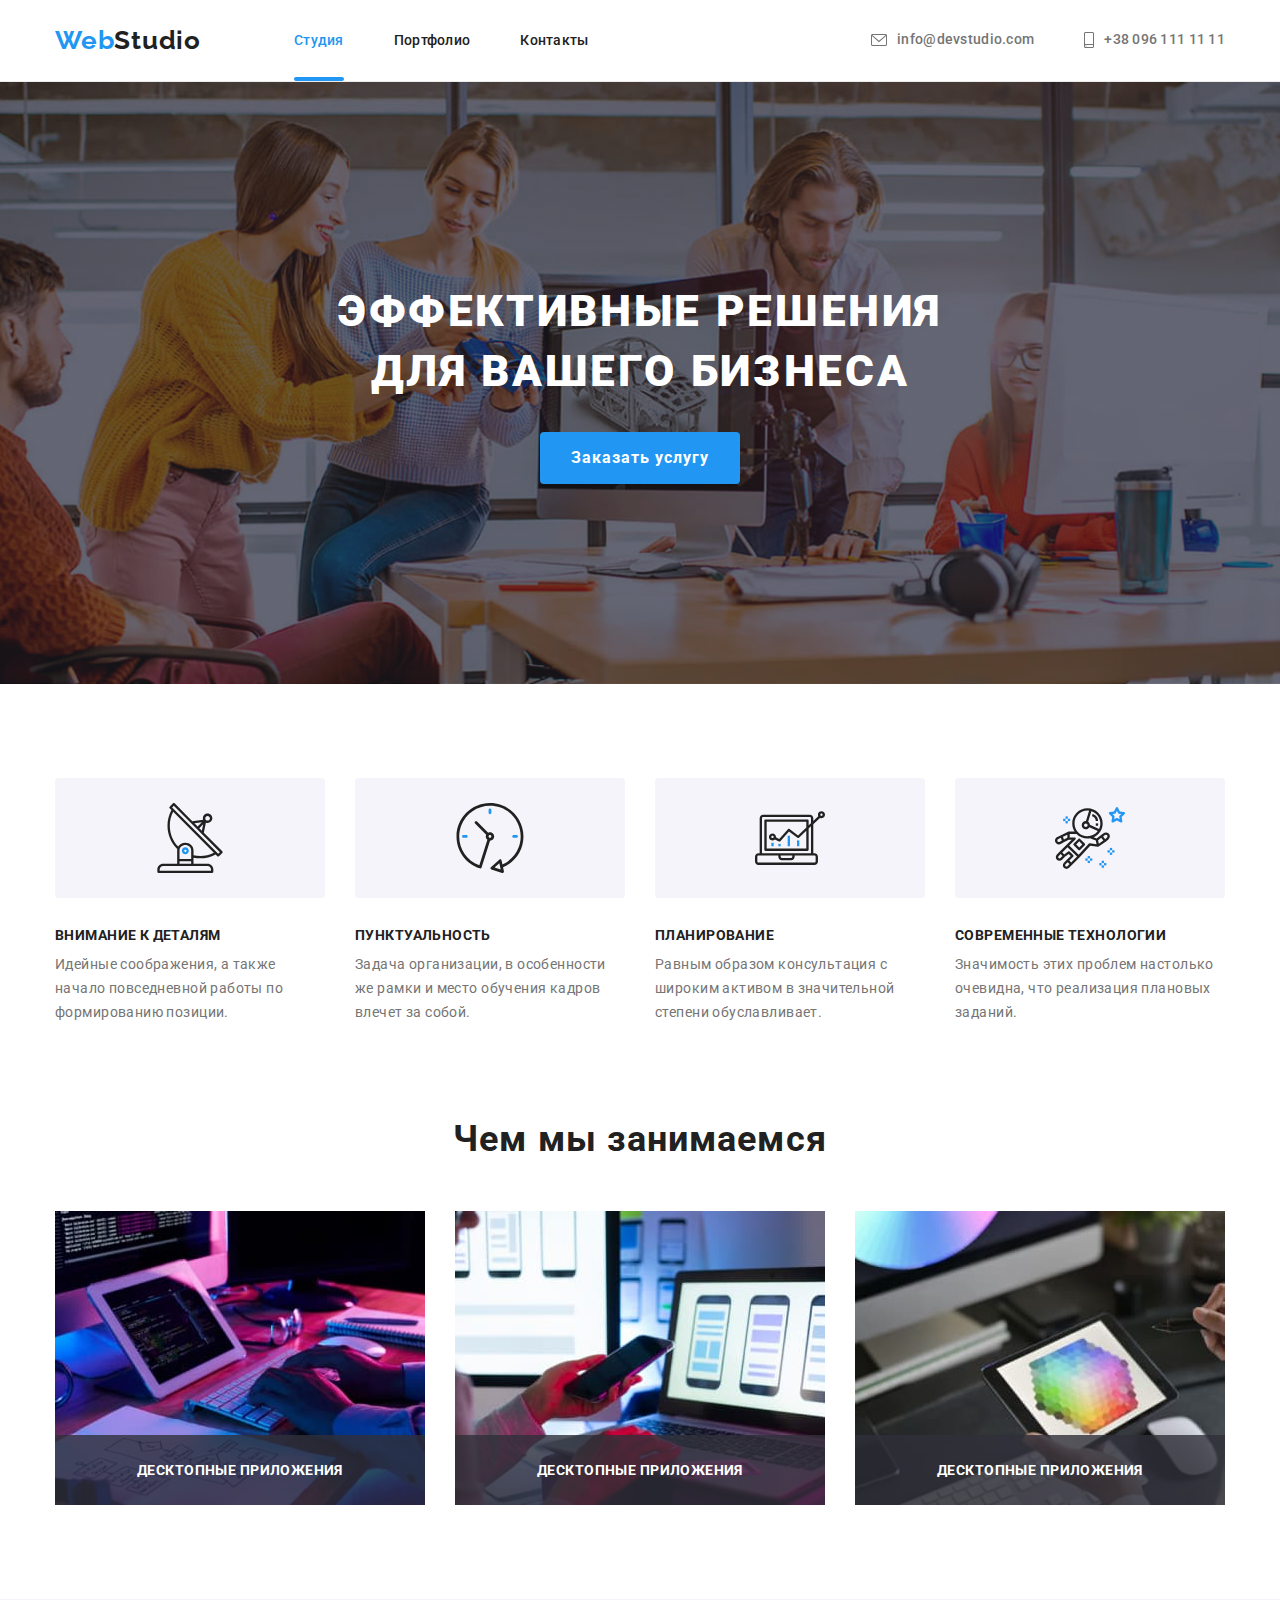
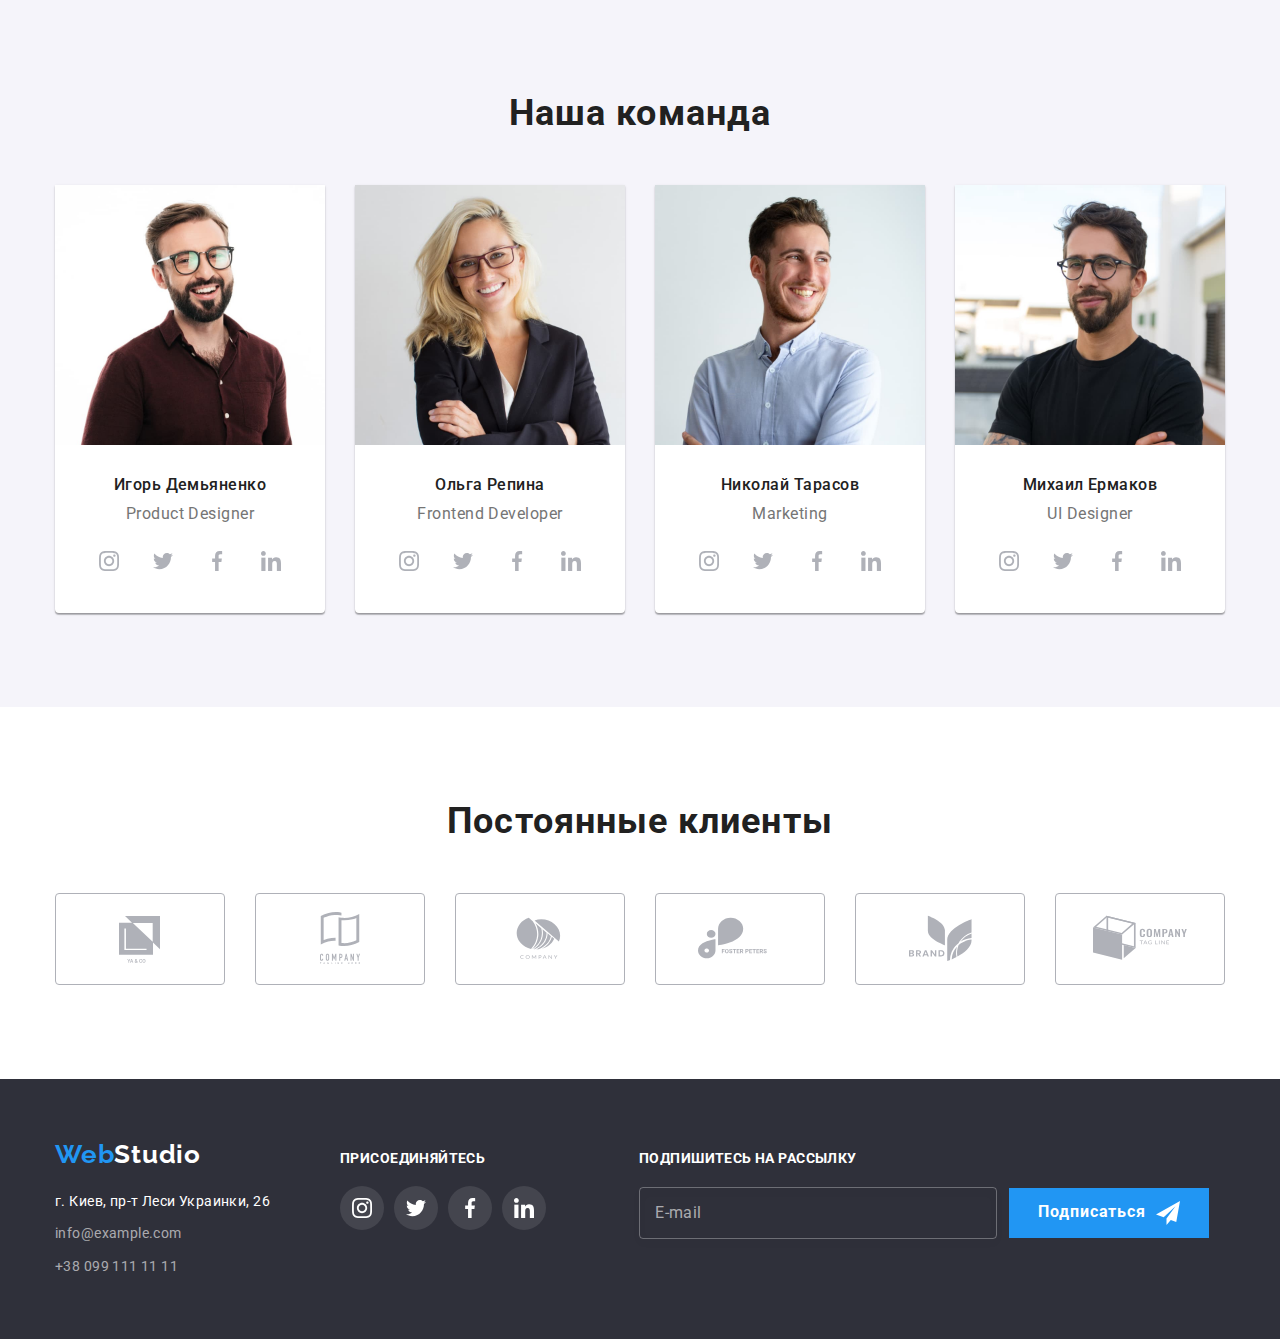
<file: index.html>
<!DOCTYPE html>
<html lang="en">

<head>
   <meta charset="UTF-8">
   <meta http-equiv="X-UA-Compatible" content="IE=edge">
   <meta name="viewport" content="width=device-width, initial-scale=1.0">
   <link rel="stylesheet" href="./css/modern-normalize.css">
   <link rel="preconnect" href="https://fonts.googleapis.com">
   <link rel="preconnect" href="https://fonts.gstatic.com" crossorigin>
   <link
      href="https://fonts.googleapis.com/css2?family=Raleway:wght@700&family=Roboto:wght@400;500;700;900&family=Zen+Antique&display=swap"
      rel="stylesheet">
   <link rel="stylesheet" href="./css/styles.css">
   <title>Goit дз №2</title>
</head>

<body>
   <header class="main-header">
      <div class="container main-header-wrapper">
         <a href="#" class="header-logo link">Web<span class="header-logo-studio">Studio</span></a>
         <nav class="header-nav">
            <ul class="list header-nav-list">
               <li class="header-nav-item">
                  <a href="./index.html" class="header-nav-link link current">Студия</a>
               </li>
               <li class="header-nav-item">
                  <a href="./portfolio.html" class="header-nav-link link">Портфолио</a>
               </li>
               <li class="header-nav-item">
                  <a href="#" class="header-nav-link link">Контакты</a>
               </li>
            </ul>
         </nav>
         <ul class="list header-contacts">
            <li class="header-contacts-item">
               <a href="mailto:info@devstudio.com" class="header-contact-link link ">
                  <svg class="header-contact-icon" width="16" height="12">
                     <use href="./images/sprite.svg#icon-email"></use>
                  </svg>
                  info@devstudio.com
               </a>
            </li>
            <li class="header-contacts-item">
               <a href="tel:+380961111111" class="header-contact-link link">
                  <svg class="header-contact-icon" width="10" height="16">
                     <use href="./images/sprite.svg#icon-phone"></use>
                  </svg>
                  +38 096 111 11 11
               </a>
            </li>
         </ul>
      </div>
   </header>
   <main>
      <section class="hero">
         <div class="container">
            <h1 class="hero-title">Эффективные решения для вашего бизнеса</h1>
            <button type="button" class="hero-btn link" data-modal-open>Заказать услугу</button>
         </div>
      </section>
      <section class="section">
         <div class="container">
            <h2 class="visually-hidden">Преимущества</h2>
            <ul class="list advantages-list">
               <li class="advantages-item">
                  <div class="advantages-item-svg-wrapper">
                     <svg class="advantages-item-svg">
                        <use href="./images/sprite.svg#icon-advantages-1"></use>
                     </svg>
                  </div>
                  <h3 class="advantages-item-title">Внимание к деталям</h3>
                  <p class="advantages-item-text">Идейные соображения, а также начало повседневной работы по формированию
                     позиции.</p>
               </li>
               <li class="advantages-item">
                  <div class="advantages-item-svg-wrapper">
                     <svg class="advantages-item-svg">
                        <use href="./images/sprite.svg#icon-advantages-2"></use>
                     </svg>
                  </div>
                  <h3 class="advantages-item-title">Пунктуальность</h3>
                  <p class="advantages-item-text">Задача организации, в особенности же рамки и место обучения кадров влечет
                     за собой.</p>
               </li>
               <li class="advantages-item">
                  <div class="advantages-item-svg-wrapper">
                     <svg class="advantages-item-svg">
                        <use href="./images/sprite.svg#icon-advantages-3"></use>
                     </svg>
                  </div>
                  <h3 class="advantages-item-title">Планирование</h3>
                  <p class="advantages-item-text">Равным образом консультация с широким активом в значительной степени
                     обуславливает.</p>
               </li>
               <li class="advantages-item">
                  <div class="advantages-item-svg-wrapper">
                     <svg class="advantages-item-svg">
                        <use href="./images/sprite.svg#icon-advantages-4"></use>
                     </svg>
                  </div>
                  <h3 class="advantages-item-title">Современные технологии</h3>
                  <p class="advantages-item-text">Значимость этих проблем настолько очевидна, что реализация плановых
                     заданий.</p>
               </li>
            </ul>
         </div>
      </section>
      <section class="direction section">
         <div class="container">
            <h2 class="section-title">Чем мы занимаемся</h2>
            <ul class="list direction-list">
               <li class="direction-item">
                  <img src="images/section_3_image_1.jpg" alt="" width="370" height="294">
                  <h3 class="direction-item-title">Десктопные приложения</h3>
               </li>
               <li class="direction-item">
                  <img src="images/section_3_image_2.jpg" alt="" width="370" height="294">
                  <h3 class="direction-item-title">Десктопные приложения</h3>
               </li>
               <li class="direction-item">
                  <img src="images/section_3_image_3.jpg" alt="" width="370" height="294">
                  <h3 class="direction-item-title">Десктопные приложения</h3>
               </li>
            </ul>
         </div>
      </section>
      <section class="team section">
         <div class="container">
            <h2 class="section-title">Наша команда</h2>
            <ul class="list team-list">
               <li class="team-item">
                  <img class="team-list-image" src="images/our_team_image_1.jpg" alt="" width="270" height="260">
                  <div class="team-item-content">
                     <h3 class="team-item-header">Игорь Демьяненко</h3>
                     <p class="team-item-text">Product Designer</p>
                     <ul class="team-item-social-list list">
                        <li class="team-item-social-item">
                           <a href="#" class="team-item-social-link" target="_blank" rel="nofollow">
                              <svg class="team-item-svg">
                                 <use href="./images/sprite.svg#icon-instagram-grey"></use>
                              </svg>
                           </a>
                        </li>
                        <li class="team-item-social-item">
                           <a href="#" class="team-item-social-link" target="_blank" rel="nofollow">
                              <svg class="team-item-svg">
                                 <use href="./images/sprite.svg#icon-twitter-grey"></use>
                              </svg>
                           </a>
                        </li>
                        <li class="team-item-social-item">
                           <a href="#" class="team-item-social-link" target="_blank" rel="nofollow">
                              <svg class="team-item-svg">
                                 <use href="./images/sprite.svg#icon-facebook-grey"></use>
                              </svg>
                           </a>
                        </li>
                        <li class="team-item-social-item">
                           <a href="#" class="team-item-social-link" target="_blank" rel="nofollow">
                              <svg class="team-item-svg">
                                 <use href="./images/sprite.svg#icon-linkedin-grey"></use>
                              </svg>
                           </a>
                        </li>
                     </ul>
                  </div>
               </li>
               <li class="team-item">
                  <img class="team-list-image" src="images/our_team_image_2.jpg" alt="" width="270" height="260">
                  <div class="team-item-content">
                     <h3 class="team-item-header">Ольга Репина</h3>
                     <p class="team-item-text">Frontend Developer</p>
                     <ul class="team-item-social-list list">
                        <li class="team-item-social-item">
                           <a href="#" class="team-item-social-link" target="_blank" rel="nofollow">
                              <svg class="team-item-svg">
                                 <use href="./images/sprite.svg#icon-instagram-grey"></use>
                              </svg>
                           </a>
                        </li>
                        <li class="team-item-social-item">
                           <a href="#" class="team-item-social-link" target="_blank" rel="nofollow">
                              <svg class="team-item-svg">
                                 <use href="./images/sprite.svg#icon-twitter-grey"></use>
                              </svg>
                           </a>
                        </li>
                        <li class="team-item-social-item">
                           <a href="#" class="team-item-social-link" target="_blank" rel="nofollow">
                              <svg class="team-item-svg">
                                 <use href="./images/sprite.svg#icon-facebook-grey"></use>
                              </svg>
                           </a>
                        </li>
                        <li class="team-item-social-item">
                           <a href="#" class="team-item-social-link" target="_blank" rel="nofollow">
                              <svg class="team-item-svg">
                                 <use href="./images/sprite.svg#icon-linkedin-grey"></use>
                              </svg>
                           </a>
                        </li>
                     </ul>
                  </div>
               </li>
               <li class="team-item">
                  <img class="team-list-image" src="images/our_team_image_3.jpg" alt="" width="270" height="260">
                  <div class="team-item-content">
                     <h3 class="team-item-header">Николай Тарасов</h3>
                     <p class="team-item-text">Marketing</p>
                     <ul class="team-item-social-list list">
                        <li class="team-item-social-item">
                           <a href="#" class="team-item-social-link" target="_blank" rel="nofollow">
                              <svg class="team-item-svg">
                                 <use href="./images/sprite.svg#icon-instagram-grey"></use>
                              </svg>
                           </a>
                        </li>
                        <li class="team-item-social-item">
                           <a href="#" class="team-item-social-link" target="_blank" rel="nofollow">
                              <svg class="team-item-svg">
                                 <use href="./images/sprite.svg#icon-twitter-grey"></use>
                              </svg>
                           </a>
                        </li>
                        <li class="team-item-social-item">
                           <a href="#" class="team-item-social-link" target="_blank" rel="nofollow">
                              <svg class="team-item-svg">
                                 <use href="./images/sprite.svg#icon-facebook-grey"></use>
                              </svg>
                           </a>
                        </li>
                        <li class="team-item-social-item">
                           <a href="#" class="team-item-social-link" target="_blank" rel="nofollow">
                              <svg class="team-item-svg">
                                 <use href="./images/sprite.svg#icon-linkedin-grey"></use>
                              </svg>
                           </a>
                        </li>
                     </ul>
                  </div>
               </li>
               <li class="team-item">
                  <img class="team-list-image" src="images/our_team_image_4.jpg" alt="" width="270" height="260">
                  <div class="team-item-content">
                     <h3 class="team-item-header">Михаил Ермаков</h3>
                     <p class="team-item-text">UI Designer</p>
                     <ul class="team-item-social-list list">
                        <li class="team-item-social-item">
                           <a href="#" class="team-item-social-link" target="_blank" rel="nofollow">
                              <svg class="team-item-svg">
                                 <use href="./images/sprite.svg#icon-instagram-grey"></use>
                              </svg>
                           </a>
                        </li>
                        <li class="team-item-social-item">
                           <a href="#" class="team-item-social-link" target="_blank" rel="nofollow">
                              <svg class="team-item-svg">
                                 <use href="./images/sprite.svg#icon-twitter-grey"></use>
                              </svg>
                           </a>
                        </li>
                        <li class="team-item-social-item">
                           <a href="#" class="team-item-social-link" target="_blank" rel="nofollow">
                              <svg class="team-item-svg">
                                 <use href="./images/sprite.svg#icon-facebook-grey"></use>
                              </svg>
                           </a>
                        </li>
                        <li class="team-item-social-item">
                           <a href="#" class="team-item-social-link" target="_blank" rel="nofollow">
                              <svg class="team-item-svg">
                                 <use href="./images/sprite.svg#icon-linkedin-grey"></use>
                              </svg>
                           </a>
                        </li>
                     </ul>
                  </div>
               </li>
            </ul>
         </div>
      </section>
      <section class="clients section">
         <div class="container">
            <h2 class="section-title">Постоянные клиенты</h2>
            <ul class="clients-list list">
               <li class="clients-item">
                  <a href="#" class="clients-item-link">
                     <svg class="clients-logo">
                        <use href="./images/sprite.svg#icon-clients-1"></use>
                     </svg>
                  </a>
               </li>
               <li class="clients-item">
                  <a href="#" class="clients-item-link">
                     <svg class="clients-logo">
                        <use href="./images/sprite.svg#icon-clients-2"></use>
                     </svg>
                  </a>
               </li>
               <li class="clients-item">
                  <a href="#" class="clients-item-link">
                     <svg class="clients-logo">
                        <use href="./images/sprite.svg#icon-clients-3"></use>
                     </svg>
                  </a>
               </li>
               <li class="clients-item">
                  <a href="#" class="clients-item-link">
                     <svg class="clients-logo">
                        <use href="./images/sprite.svg#icon-clients-4"></use>
                     </svg>
                  </a>
               </li>
               <li class="clients-item">
                  <a href="#" class="clients-item-link">
                     <svg class="clients-logo">
                        <use href="./images/sprite.svg#icon-clients-5"></use>
                     </svg>
                  </a>
               </li>
               <li class="clients-item">
                  <a href="#" class="clients-item-link">
                     <svg class="clients-logo">
                        <use href="./images/sprite.svg#icon-clients-6"></use>
                     </svg>
                  </a>
               </li>
            </ul>
         </div>
      </section>
   </main>
   <footer class="footer">
      <div class="container footer-container">
         <div class="footer-left">
            <a href="#" class="link footer-logo">Web<span class="footer-logo-studio">Studio</span></a>
            <address class="footer-adres">
               <ul class="list">
                  <li class="footer-adres-item">
                     <a href="https://goo.gl/maps/wdXm3B6LtDU9Rzfq5" class="footer-item-local link" target="_blank"
                        rel="noreferrer noopener">г. Киев, пр-т
                        Леси Украинки, 26</a>
                  </li>
                  <li class="footer-adres-item">
                     <a href="mailto:info@example.com" class="footer-adres-link link">info@example.com</a>
                  </li>
                  <li class="footer-adres-item">
                     <a href="tel:+380991111111" class="footer-adres-link link">+38 099 111 11 11</a>
                  </li>
               </ul>
            </address>
         </div>
         <div class="footer-socials">
            <p class="footer-socials-headeer">присоединяйтесь</p>
            <ul class="footer-socials-list list">
               <li class="footer-socials-item">
                  <a href="#" class="footer-socials-link" target="_blank" rel="nofollow">
                     <svg class="footer-item-icon">
                        <use href="./images/sprite.svg#icon-instagram-grey"></use>
                     </svg>
                  </a>
               </li>
               <li class="footer-socials-item">
                  <a href="#" class="footer-socials-link" target="_blank" rel="nofollow">
                     <svg class="footer-item-icon">
                        <use href="./images/sprite.svg#icon-twitter-grey"></use>
                     </svg>
                  </a>
               </li>
               <li class="footer-socials-item">
                  <a href="#" class="footer-socials-link" target="_blank" rel="nofollow">
                     <svg class="footer-item-icon">
                        <use href="./images/sprite.svg#icon-facebook-grey"></use>
                     </svg>
                  </a>
               </li>
               <li class="footer-socials-item">
                  <a href="#" class="footer-socials-link" target="_blank" rel="nofollow">
                     <svg class="footer-item-icon">
                        <use href="./images/sprite.svg#icon-linkedin-grey"></use>
                     </svg>
                  </a>
               </li>
            </ul>
         </div>
         <div class="subscribe">
            <form>
               <p class="subscribe-title">Подпишитесь на рассылку</p>
               <div class="subscribe-wrapper">
                  <div class="subscribe-input-container">
                     <input type="email" name="subscribe-email" class="subscribe-email" id="subscribe-email" placeholder=" ">
                     <label for="subscribe-email" class="subscripe-label">E-mail</label>
                  </div>
                  <button type="submit" class="subscribe-btn">
                     Подписаться
                     <svg class="subscribe-icon">
                        <use href="images/sprite.svg#icon-submit"></use>
                     </svg>
                  </button>
               </div>
            </form>
         </div>
      </div>
   </footer>
</body>

<div class="backdrop is-hidden" data-modal>
   <div class="modal " >
      <button class="btn-modal-close" data-modal-close>
         <svg>
            <use href="images/sprite.svg#modal-close"></use>
         </svg>
      </button>
      <p class="modal-title">Оставьте свои данные, мы вам перезвоним</p>
      <form class="call-back">
         <div class="call-back-row">
            <label for="call-back-name" class="call-back-label">Имя</label>
            <div class="call-back-wrapper-input">
               <input type="text" class="call-back-input" name="call-back-name" placeholder=" " id="call-back-name">
               <svg class="call-back-icon" width="12" height="12">
                  <use href="images/sprite.svg#form-name"></use>
               </svg>
            </div>
         </div>
         <div class="call-back-row">
            <label for="call-back-phone" class="call-back-label">Телефон</label>
            <div class="call-back-wrapper-input">
               <input type="tel" class="call-back-input" name="call-back-phone" placeholder=" " id="call-back-phone">
               <svg class="call-back-icon" width="13" height="13">
                  <use href="images/sprite.svg#form-phone"></use>
               </svg>
            </div>
         </div>
         <div class="call-back-row">
            <label for="call-back-email" class="call-back-label">Почта</label>
            <div class="call-back-wrapper-input">
               <input type="email" class="call-back-input" name="call-back-email" placeholder=" " id="call-back-email">
               <svg class="call-back-icon call-back-icon-email" width="15" height="12">
                  <use href="images/sprite.svg#form-email"></use>
               </svg>
            </div>
         </div>
         <div class="call-back-row call-back-row-last">
            <label for="call-back-text" class="call-back-label">Комментарий</label>
            <div class="call-back-wrapper-input">
               <textarea type="text" class="call-back-input call-back-textarea" name="call-back-text" placeholder="Введите текст" id="call-back-text"></textarea>
            </div>
         </div>
         <div class="call-back-checkbox">
            <input type="checkbox" id="call-back-police" class="call-back-input-checkbox">
            <label for="call-back-police" class="call-back-checkbox-label">
               <div class="call_back-checkbox-icon-wrapper">
                  <svg class="call-back-checbox-arrow">
                     <use href="images/sprite.svg#form-chechbox-arrow"></use>
                  </svg>
               </div>
               <p>Соглашаюсь с рассылкой и принимаю <a href="#">Условия договора</a></p>
            </label>
         </div>
         <button type="submit" class="call-back-button">Отправить</button>
      </form>
   </div>
</div>

<script src="./js/modal.js"></script>

</html>
</file>
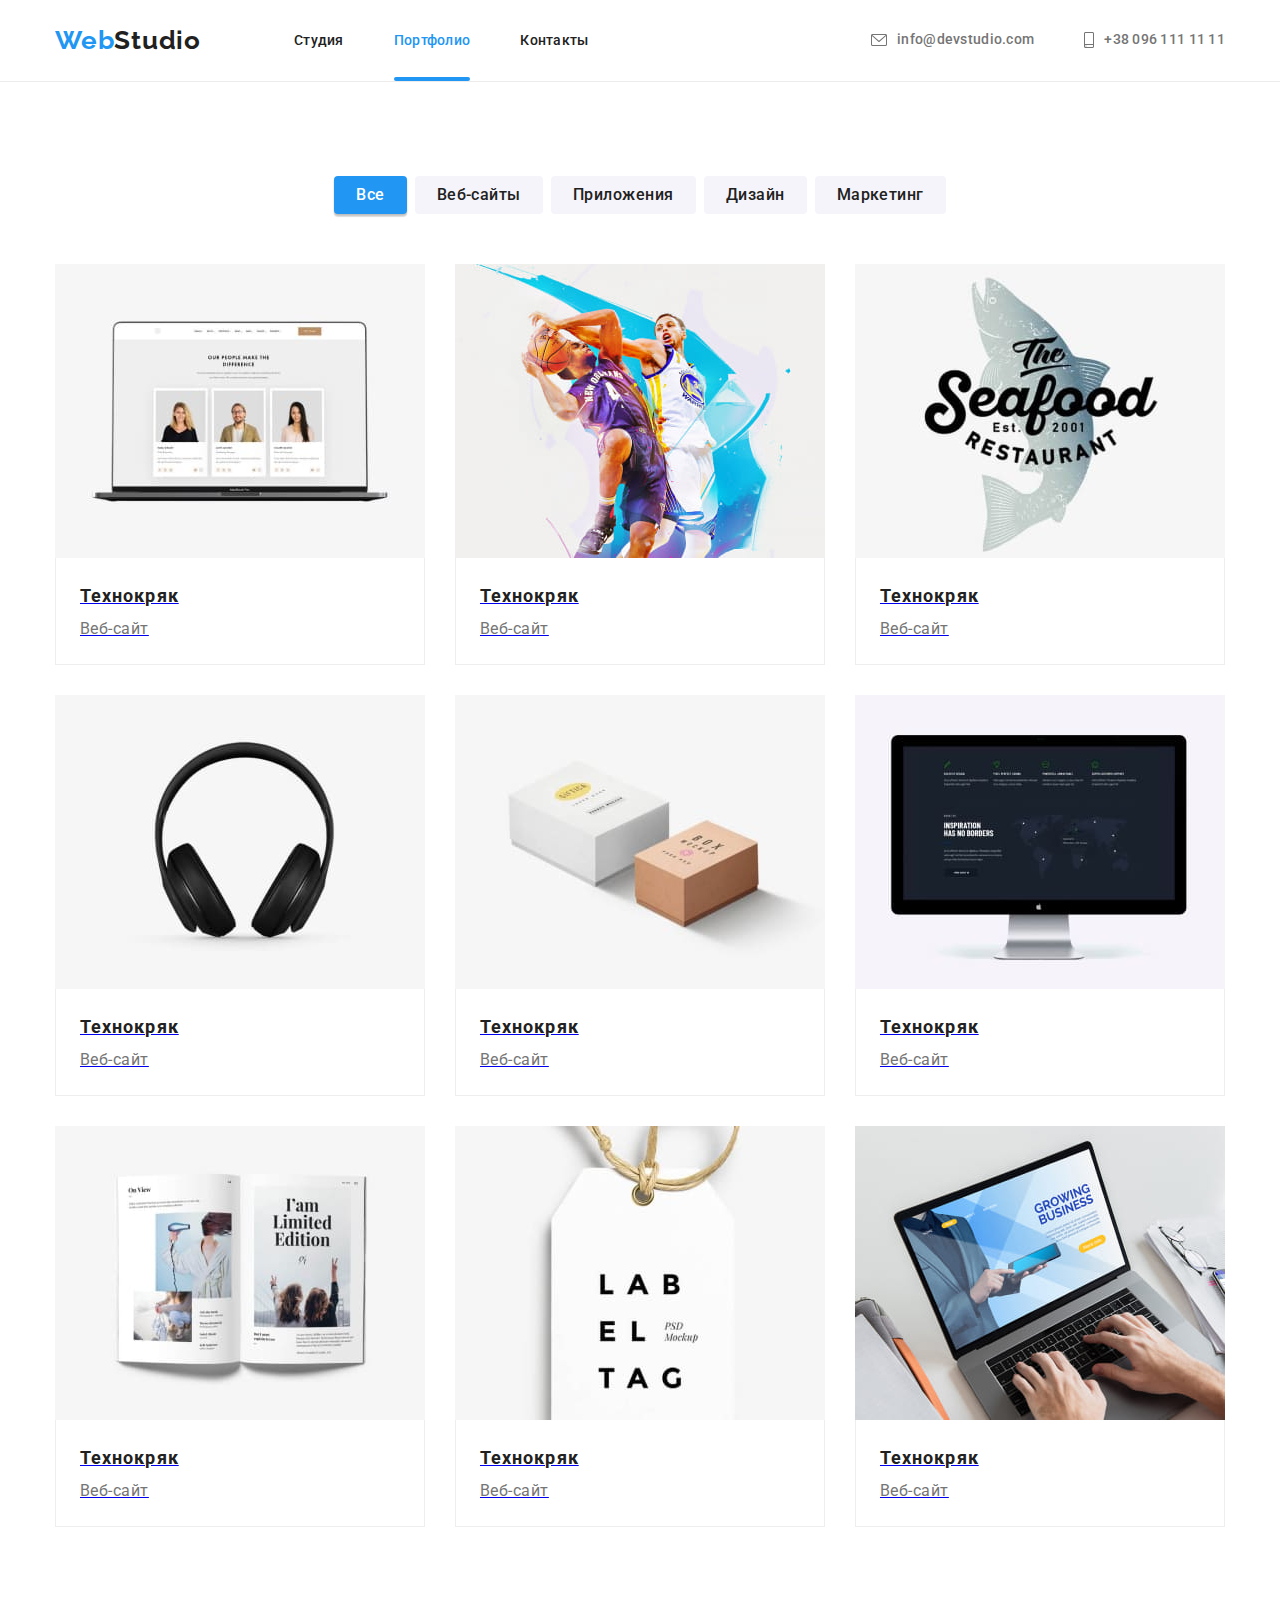
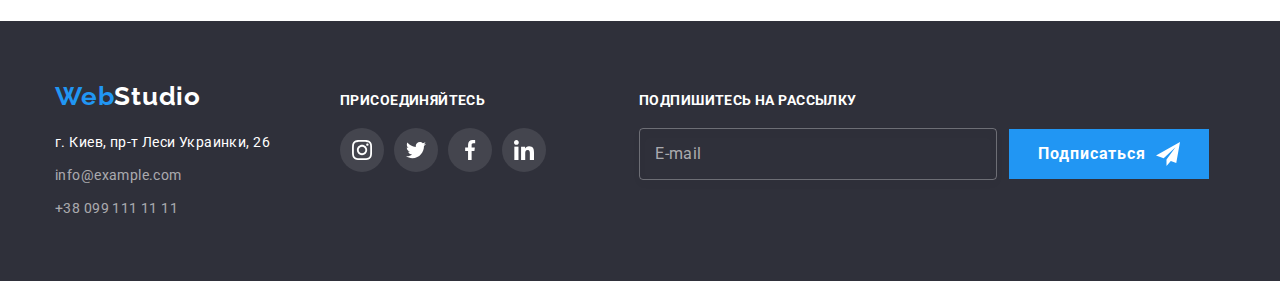
<file: portfolio.html>
<!DOCTYPE html>
<html lang="en">

<head>
   <meta charset="UTF-8">
   <meta http-equiv="X-UA-Compatible" content="IE=edge">
   <meta name="viewport" content="width=device-width, initial-scale=1.0">
   <link rel="stylesheet" href="./css/modern-normalize.css">
   <link rel="preconnect" href="https://fonts.googleapis.com">
   <link rel="preconnect" href="https://fonts.gstatic.com" crossorigin>
   <link
      href="https://fonts.googleapis.com/css2?family=Raleway:wght@700&family=Roboto:wght@400;500;700;900&family=Zen+Antique&display=swap"
      rel="stylesheet">
   <link rel="stylesheet" href="./css/styles.css">
   <title>Goit дз №2</title>
</head>

<body>
   <header class="main-header">
      <div class="container main-header-wrapper">
         <a href="#" class="header-logo link">Web<span class="header-logo-studio">Studio</span></a>
         <nav class="header-nav">
            <ul class="list header-nav-list">
               <li class="header-nav-item">
                  <a href="./index.html" class="header-nav-link link ">Студия</a>
               </li>
               <li class="header-nav-item">
                  <a href="./portfolio.html" class="header-nav-link link current">Портфолио</a>
               </li>
               <li class="header-nav-item">
                  <a href="#" class="header-nav-link link">Контакты</a>
               </li>
            </ul>
         </nav>
         <ul class="list header-contacts">
            <li class="header-contacts-item">
               <a href="mailto:info@devstudio.com" class="header-contact-link link ">
                  <svg class="header-contact-icon" width="16" height="12">
                     <use href="./images/sprite.svg#icon-email"></use>
                  </svg>
                  info@devstudio.com
               </a>
            </li>
            <li class="header-contacts-item">
               <a href="tel:+380961111111" class="header-contact-link link">
                  <svg class="header-contact-icon" width="10" height="16">
                     <use href="./images/sprite.svg#icon-phone"></use>
                  </svg>
                  +38 096 111 11 11
               </a>
            </li>
         </ul>
      </div>
   </header>
   <main>
      <section class=" section">
         <div class="container">
            <h1 class="visually-hidden">Портфолио выполненных работ</h1>
            <ul class="portfolio-nav list">
               <li class="portfolio-nav-item">
                  <button type="button" class="portfolio-nav-button active">Все</button>
               </li>
               <li class="portfolio-nav-item">
                  <button type="button" class="portfolio-nav-button">Веб-сайты</button>
               </li>
               <li class="portfolio-nav-item">
                  <button type="button" class="portfolio-nav-button">Приложения</button>
               </li>
               <li class="portfolio-nav-item">
                  <button type="button" class="portfolio-nav-button">Дизайн</button>
               </li>
               <li class="portfolio-nav-item">
                  <button type="button" class="portfolio-nav-button">Маркетинг</button>
               </li>
            </ul>
            <ul class="portfolio-list list">
               <li class="portfolio-item">
                  <a href="#" class="portfolio-item-link">
                     <div class="portfolio-item-wrapp">
                        <img src="images/portfolio_image_1.jpg" class="portfolio-image" alt="" width="370" height="294">
                        <p class="portfolio-hover-text">Технокряк это современная площадка распространения коронавируса. Компании используют эту платформу для цифрового шпионажа и атак на защищённые сервера конкурентов.</p>
                     </div>
                     <div class="portfolio-item-container">
                        <h2 class="portfolio-item-header">Технокряк</h2>
                        <p class="portfolio-item-text">Веб-сайт</p>
                     </div>
                  </a>
               </li>
               <li class="portfolio-item">
                  <a href="#" class="portfolio-item-link">
                     <div class="portfolio-item-wrapp">
                        <img src="images/portfolio_image_2.jpg" class="portfolio-image" alt="" width="370" height="294">
                        <p class="portfolio-hover-text">Технокряк это современная площадка распространения коронавируса. Компании используют эту платформу для цифрового шпионажа и атак на защищённые сервера конкурентов.</p>
                     </div>
                     <div class="portfolio-item-container">
                     <h2 class="portfolio-item-header">Технокряк</h2>
                        <p class="portfolio-item-text">Веб-сайт</p>
                     </div>
                  </a>
               </li>
               <li class="portfolio-item">
                  <a href="#" class="portfolio-item-link">
                     <div class="portfolio-item-wrapp">
                        <img src="images/portfolio_image_3.jpg" class="portfolio-image" alt="" width="370" height="294">
                        <p class="portfolio-hover-text">Технокряк это современная площадка распространения коронавируса. Компании используют эту платформу для цифрового шпионажа и атак на защищённые сервера конкурентов.</p>
                     </div>
                     <div class="portfolio-item-container">
                        <h2 class="portfolio-item-header">Технокряк</h2>
                        <p class="portfolio-item-text">Веб-сайт</p>
                     </div>
                  </a>
               </li>
               <li class="portfolio-item">
                  <a href="#" class="portfolio-item-link">
                     <div class="portfolio-item-wrapp">
                        <img src="images/portfolio_image_4.jpg" class="portfolio-image" alt="" width="370" height="294">
                        <p class="portfolio-hover-text">Технокряк это современная площадка распространения коронавируса. Компании используют эту платформу для цифрового шпионажа и атак на защищённые сервера конкурентов.</p>
                     </div>
                     <div class="portfolio-item-container">
                        <h2 class="portfolio-item-header">Технокряк</h2>
                        <p class="portfolio-item-text">Веб-сайт</p>
                     </div>
                  </a>
               </li>
               <li class="portfolio-item">
                  <a href="#" class="portfolio-item-link">
                     <div class="portfolio-item-wrapp">
                        <img src="images/portfolio_image_5.jpg" class="portfolio-image" alt="" width="370" height="294">
                        <p class="portfolio-hover-text">Технокряк это современная площадка распространения коронавируса. Компании используют эту платформу для цифрового шпионажа и атак на защищённые сервера конкурентов.</p>
                     </div>
                     <div class="portfolio-item-container">
                        <h2 class="portfolio-item-header">Технокряк</h2>
                        <p class="portfolio-item-text">Веб-сайт</p>
                     </div>
                  </a>
               </li>
               <li class="portfolio-item">
                  <a href="#" class="portfolio-item-link">
                     <div class="portfolio-item-wrapp">
                        <img src="images/portfolio_image_6.jpg" class="portfolio-image" alt="" width="370" height="294">
                        <p class="portfolio-hover-text">Технокряк это современная площадка распространения коронавируса. Компании используют эту платформу для цифрового шпионажа и атак на защищённые сервера конкурентов.</p>
                     </div>
                     <div class="portfolio-item-container">
                        <h2 class="portfolio-item-header">Технокряк</h2>
                        <p class="portfolio-item-text">Веб-сайт</p>
                     </div>
                  </a>
               </li>
               <li class="portfolio-item">
                  <a href="#" class="portfolio-item-link">
                     <div class="portfolio-item-wrapp">
                        <img src="images/portfolio_image_7.jpg" class="portfolio-image" alt="" width="370" height="294">
                        <p class="portfolio-hover-text">Технокряк это современная площадка распространения коронавируса. Компании используют эту платформу для цифрового шпионажа и атак на защищённые сервера конкурентов.</p>
                     </div>
                     <div class="portfolio-item-container">
                        <h2 class="portfolio-item-header">Технокряк</h2>
                        <p class="portfolio-item-text">Веб-сайт</p>
                     </div>
                  </a>
               </li>
               <li class="portfolio-item">
                  <a href="#" class="portfolio-item-link">
                     <div class="portfolio-item-wrapp">
                        <img src="images/portfolio_image_8.jpg" class="portfolio-image" alt="" width="370" height="294">
                        <p class="portfolio-hover-text">Технокряк это современная площадка распространения коронавируса. Компании используют эту платформу для цифрового шпионажа и атак на защищённые сервера конкурентов.</p>
                     </div>
                     <div class="portfolio-item-container">
                        <h2 class="portfolio-item-header">Технокряк</h2>
                        <p class="portfolio-item-text">Веб-сайт</p>
                     </div>
                  </a>
               </li>
               <li class="portfolio-item">
                  <a href="#" class="portfolio-item-link">
                     <div class="portfolio-item-wrapp">
                        <img src="images/portfolio_image_9.jpg" class="portfolio-image" alt="" width="370" height="294">
                        <p class="portfolio-hover-text">Технокряк это современная площадка распространения коронавируса. Компании используют эту платформу для цифрового шпионажа и атак на защищённые сервера конкурентов.</p>
                     </div>
                     <div class="portfolio-item-container">
                        <h2 class="portfolio-item-header">Технокряк</h2>
                        <p class="portfolio-item-text">Веб-сайт</p>
                     </div>
                  </a>
               </li>
            </ul>
         </div>
      </section>
   </main>
   <footer class="footer">
      <div class="container footer-container">
         <div class="footer-left">
            <a href="#" class="link footer-logo">Web<span class="footer-logo-studio">Studio</span></a>
            <address class="footer-adres">
               <ul class="list">
                  <li class="footer-adres-item">
                     <a href="https://goo.gl/maps/wdXm3B6LtDU9Rzfq5" class="footer-item-local link" target="_blank"
                        rel="noreferrer noopener">г. Киев, пр-т
                        Леси Украинки, 26</a>
                  </li>
                  <li class="footer-adres-item">
                     <a href="mailto:info@example.com" class="footer-adres-link link">info@example.com</a>
                  </li>
                  <li class="footer-adres-item">
                     <a href="tel:+380991111111" class="footer-adres-link link">+38 099 111 11 11</a>
                  </li>
               </ul>
            </address>
         </div>
         <div class="footer-socials">
            <p class="footer-socials-headeer">присоединяйтесь</p>
            <ul class="footer-socials-list list">
               <li class="footer-socials-item">
                  <a href="#" class="footer-socials-link" target="_blank" rel="nofollow">
                     <svg class="footer-item-icon">
                        <use href="./images/sprite.svg#icon-instagram-grey"></use>
                     </svg>
                  </a>
               </li>
               <li class="footer-socials-item">
                  <a href="#" class="footer-socials-link" target="_blank" rel="nofollow">
                     <svg class="footer-item-icon">
                        <use href="./images/sprite.svg#icon-twitter-grey"></use>
                     </svg>
                  </a>
               </li>
               <li class="footer-socials-item">
                  <a href="#" class="footer-socials-link" target="_blank" rel="nofollow">
                     <svg class="footer-item-icon">
                        <use href="./images/sprite.svg#icon-facebook-grey"></use>
                     </svg>
                  </a>
               </li>
               <li class="footer-socials-item">
                  <a href="#" class="footer-socials-link" target="_blank" rel="nofollow">
                     <svg class="footer-item-icon">
                        <use href="./images/sprite.svg#icon-linkedin-grey"></use>
                     </svg>
                  </a>
               </li>
            </ul>
         </div>
         <div class="subscribe">
            <form>
               <p class="subscribe-title">Подпишитесь на рассылку</p>
               <div class="subscribe-wrapper">
                  <div class="subscribe-input-container">
                     <input type="email" name="subscribe-email" class="subscribe-email" id="subscribe-email" placeholder=" ">
                     <label for="subscribe-email" class="subscripe-label">E-mail</label>
                  </div>
                  <button type="submit" class="subscribe-btn">
                     Подписаться
                     <svg class="subscribe-icon">
                        <use href="images/sprite.svg#icon-submit"></use>
                     </svg>
                  </button>
               </div>
            </form>
         </div> 
         
      </div>
   </footer>
</body>
<script src="./js/modal.js"></script>

</html>
</file>
<file: css/styles.css>
:root {
   --main-color-text: #212121;
   --second-color-text: #757575;
   --third-color-text: #FFFFFF;
   --accent-color-text:  #2196F3;
   --fourth-color-text: rgba(255, 255, 255, 0.6);
   --five-color-text: #AFB1B8;

   --main-btn: #F5F4FA;
   --accent-btn: #2196F3;

   --main-border: #AFB1B8;
   --accent-border: #2196F3;

   --social-link-bg: rgba(255, 255, 255, 0.1);
   --social-link-accent: #2196F3;
}
ul, h1, h2, h3, h4, h5, h6, p, a {
   margin: 0px;
   padding: 0px;
}
body {
   font-family: Roboto, sans-serif;
}
.list {
   list-style-type: none;
}
.link {
   text-decoration: none;
}
.visually-hidden {
   position: absolute;
   white-space: nowrap;
   width: 1px;
   height: 1px;
   overflow: hidden;
   border: 0;
   padding: 0;
   clip: rect(0 0 0 0);
   clip-path: inset(50%);
   margin: -1px;
}

/*-----------------------SYSTEM---------------------------------*/
.section-title {
   font-weight: 700;
   font-size: 36px;
   line-height: 1.16;
   text-align: center;
   letter-spacing: 0.03em;
   color: var(--main-color-text);
   margin-bottom: 50px;
}
.container {
   width: 1200px;
   margin-left: auto;
   margin-right: auto;
   padding: 0px 15px;
}
.section {
   padding-top: 94px;
   padding-bottom: 94px;
}
/*-----------------------HEADER---------------------------------*/

.main-header {
   padding: 25px 0px;
   border-bottom: 1px solid #ECECEC;
}
.main-header-wrapper {
   display: flex;
   justify-content: space-between;
   align-items: center;
}
.header-logo {
   font-family: Raleway, sans-serif;
   font-weight: 700;
   font-size: 26px;
   line-height: 1.19;
   letter-spacing: 0.03em;
   color: var(--accent-color-text);
   transition: color 250ms cubic-bezier(0.4, 0, 0.2, 1);
}
.header-logo:hover,
.header-logo:focus {
   color: var(--second-color-text);
}
.header-logo-studio {
   color: var(--main-color-text);
}
.header-nav {
   margin-left: 93px;
}
.header-nav-list {
   display: flex;
   align-items: center;
}
.header-nav-item:not(:last-child) {
   margin-right: 50px;
}
.header-nav-link {
   font-weight: 500;
   font-size: 14px;
   line-height: 1.14;
   letter-spacing: 0.02em;
   color: var(--main-color-text);
   position: relative;
   transition: color 250ms cubic-bezier(0.4, 0, 0.2, 1);
}
.header-nav-link::after {
   content:'';
   display: block;
   position: absolute;
   bottom: -33px;
   left: 0px;
   width: 100%;
   height: 4px;
   background: #2196F3;
   opacity: 0;
   border-radius: 2px;
}
.header-nav-link:hover,
.header-nav-link:focus {
   color: var(--accent-color-text);
}

.header-nav-link.current{
   color: var(--accent-color-text);
}
.header-nav-link.current::after {
   opacity: 1;
}
.header-contact-link {
   font-weight: 500;
   font-size: 14px;
   line-height: 1.14;
   letter-spacing: 0.02em;
   color: var(--second-color-text);
   display: flex;
   align-items: center;
   transition: color 250ms cubic-bezier(0.4, 0, 0.2, 1);
}
.header-contact-link:hover, 
.header-contact-link:focus {
   color: var(--accent-color-text);
}
.header-contacts {
   display: flex;
   align-items: center;
   margin-left: auto;
}
.header-contacts-item:not(:first-child) {
   margin-left: 50px;
}
.header-contact-icon {
   margin-right: 10px;
   fill: currentColor;
   background-size: contain;
}
/*-----------------------HERO---------------------------------*/

.hero {
   background: #2F303A;
   padding: 200px 0px;
   background-image: linear-gradient(rgba(47, 48, 58, 0.4), rgba(47, 48, 58, 0.4)), url('../images/hero-bg.jpg');
   background-position: center;
   background-repeat: no-repeat;
   background-size: cover;
   max-width: 1600px;
   margin-left: auto;
   margin-right: auto;
}
.hero-title {
   font-weight: 900;
   font-size: 44px;
   line-height: 1.36;
   text-align: center;
   letter-spacing: 0.06em;
   text-transform: uppercase;
   color: var(--third-color-text);
   margin-bottom: 30px;
   width: 700px;
   max-width: 100%;
   margin-left: auto;
   margin-right: auto;
}
.hero-btn {
   font-weight: 700;
   font-size: 16px;
   line-height: 1.87;
   text-align: center;
   letter-spacing: 0.06em;
   cursor: pointer;
   border: 1px solid transparent;
   margin-left: auto;
   margin-right: auto;
   background: var(--accent-btn);
   box-shadow: 0px 4px 4px rgba(0, 0, 0, 0.15);
   border-radius: 4px;
   color: var(--third-color-text);
   display: block;
   min-width: 200px;
   padding: 10px;
   transition: color 250ms cubic-bezier(0.4, 0, 0.2, 1), background 250ms cubic-bezier(0.4, 0, 0.2, 1);
}
.hero-btn:hover, 
.hero-btn:focus {
   color: var(--accent-color-text);
   background: var(--main-btn);
}


/*-----------------------ADDVANTAGES---------------------------------*/
.advantages-list {
   display: flex;
   margin-left: -30px;
   flex-wrap: wrap;
   margin-top: -30px;
}
.advantages-item {
   width: calc(25% - 30px);
   margin-top: 30px;
   margin-left: 30px;
}
.advantages-item-title {
   font-weight: 700;
   font-size: 14px;
   line-height: 1.14;
   letter-spacing: 0.03em;
   text-transform: uppercase;
   color: var(--main-color-text);
   margin-bottom: 10px;
}
.advantages-item-text {
   font-size: 14px;
   line-height: 1.71;
   letter-spacing: 0.03em;
   color: var(--second-color-text);
}
.advantages-item-svg-wrapper {
   width: 100%;
   height: 120px;
   display: flex;
   justify-content: center;
   align-items: center;
   background: #F5F4FA;
   border-radius: 4px;
   margin-bottom: 30px;
}
.advantages-item-svg {
   width: 70px;
   height: 70px;
   background-size: contain;
}

/*------------------------DIRECTION-----------------------------------------*/
.direction {
   padding-top: 0px;
}
.direction-list {
   display: flex;
   flex-wrap: wrap;
   margin-left: -30px;
   margin-top: -30px;
}
.direction-item {
   width: calc( (100% / 3) - 30px);
   margin-left: 30px;
   margin-top: 30px;
   position: relative;
}
.direction-item img {
   display: block;
   height: auto;
   max-width: 100%;
}
.direction-item-title {
   position: absolute;
   bottom: 0px;
   left: 0px;
   width: 100%;
   padding: 27px 10px;
   background: rgba(47, 48, 58, 0.8);
   font-weight: 700;
   font-size: 14px;
   line-height: 16px;
   text-align: center;
   letter-spacing: 0.03em;
   text-transform: uppercase;
   color: var(--third-color-text);
}
/*-----------------------TEAM---------------------------------*/

.team {
   background: #F5F4FA;
}
.team-list {
   display: flex;
   flex-wrap: wrap;
   margin-left: -30px;
   margin-top: -30px;
}
.team-item {
   width: calc(25% - 30px);
   background: #FFFFFF;
   margin-left: 30px;
   margin-top: 30px;
   box-shadow: 0px 1px 3px rgba(0, 0, 0, 0.12), 0px 1px 1px rgba(0, 0, 0, 0.14), 0px 2px 1px rgba(0, 0, 0, 0.2);
   border-radius: 0px 0px 4px 4px;
}
.team-list-image {
   width: 100%;
   height: auto;
   display: block;
}
.team-item-content {
   padding-top: 30px;
   padding-bottom: 30px;
}
.team-item-header {
   font-weight: 500;
   font-size: 16px;
   line-height: 1.19;
   text-align: center;
   letter-spacing: 0.03em;
   color: var(--main-color-text);
   margin-bottom: 10px;
}
.team-item-text {
   font-size: 16px;
   line-height: 1.19;
   text-align: center;
   letter-spacing: 0.03em;
   color: var(--second-color-text);
}
.team-item-social-list {
   display: flex;
   margin-top: 16px;
   justify-content: center;
}
.team-item-social-item:not(:last-child){
   margin-right: 10px;
}
.team-item-social-link {
   width: 44px;
   height: 44px;
   border-radius: 100%;
   display: flex;
   justify-content: center;
   align-items: center;
   color: #AFB1B8;
   transition: color 250ms cubic-bezier(0.4, 0, 0.2, 1), background 250ms cubic-bezier(0.4, 0, 0.2, 1);;
}
.team-item-social-link:hover,
.team-item-social-link:focus {
   background: var(--accent-btn);
   color: var(--third-color-text);
}
.team-item-svg {
   fill: currentColor;
   width: 20px;
   height: 20px;
}
/*-----------------------CLIENTS---------------------------------*/
.clients-list {
   display: flex;
   flex-wrap: wrap;
   margin-left: -30px;
   margin-top: -30px;
}
.clients-item {
   height: 92px;
   margin-left: 30px;
   margin-top: 30px;
   width: calc( (100% / 6) - 30px);
}
.clients-item-link {
   width: 100%;
   height: 100%;
   display: flex;
   justify-content: center;
   align-items: center;
   border: 1px solid var(--main-border);
   border-radius: 4px;
   color: var(--five-color-text);
   transition: color 250ms cubic-bezier(0.4, 0, 0.2, 1), border 250ms cubic-bezier(0.4, 0, 0.2, 1);;
}
.clients-item-link:hover,
.clients-item-link:focus {
   color: var(--accent-color-text);
   border: 1px solid var(--accent-border);
}
.clients-logo {
   width: 106px;
   height: 60px;
   fill: currentColor;
   background-size: contain;
   background-position: center;
   background-repeat: no-repeat;
}
/*-----------------------FOOTER---------------------------------*/
.footer{ 
   background: #2F303A;
   padding-top: 60px;
   padding-bottom: 60px;
}
.footer-container {
   display: flex;
   align-items: baseline;
}
.footer-logo {
   font-family: Raleway, sans-serif;
   font-weight: 700;
   font-size: 26px;
   line-height: 1.19;
   letter-spacing: 0.03em;
   color: var(--accent-color-text);
   display: block;
   margin-bottom: 20px;
   transition: color 250ms cubic-bezier(0.4, 0, 0.2, 1);
}
.footer-logo:hover,
.footer-logo:focus {
   color: var(--second-color-text);
}
.footer-logo-studio {
   color: var(--third-color-text);
}
.footer-item-local {
   font-size: 14px;
   line-height: 1.71;
   letter-spacing: 0.03em;
   color: var(--third-color-text);
   transition: color 250ms cubic-bezier(0.4, 0, 0.2, 1);
}
.footer-item-local:hover, 
.footer-item-local:focus {
   color: var(--accent-color-text);
}
.footer-adres {
   font-style: normal;
}
.footer-adres-link {
   font-size: 14px;
   line-height: 1.71;
   letter-spacing: 0.03em;
   color: var(--fourth-color-text);
   transition: color 250ms cubic-bezier(0.4, 0, 0.2, 1);
}
.footer-adres-link:hover,
.footer-adres-link:focus {
   color: var(--accent-color-text);
}
.footer-adres-item:not(:last-child) {
   margin-bottom: 9px;
}
.footer-socials {
   margin-left: 70px;
   margin-right: 93px;
}
.footer-socials-headeer {
   font-style: normal;
   font-weight: bold;
   font-size: 14px;
   line-height: 16px;
   letter-spacing: 0.03em;
   text-transform: uppercase;
   color: #FFFFFF;
   margin-bottom: 20px;
}
.footer-socials-list {
   display: flex;
}
.footer-socials-item:not(:last-child){
   margin-right: 10px;
}
.footer-socials-link {
   display: flex;
   justify-content: center;
   align-items: center;
   background: var(--social-link-bg);
   width: 44px;
   height: 44px;
   border-radius: 100%;
   color: var(--third-color-text);
   transition: background 250ms cubic-bezier(0.4, 0, 0.2, 1);
}
.footer-socials-link:hover,
.footer-socials-link:focus {
   background: var(--social-link-accent);
}
.footer-item-icon {
   fill: currentColor;
   width: 20px;
   height: 20px;
}
.subscribe-title {
   display: inline-block;
   margin-bottom: 20px;
   font-style: normal;
   font-weight: 700;
   font-size: 14px;
   line-height: 1.14;
   letter-spacing: 0.03em;
   text-transform: uppercase;
   color: var(--third-color-text);
}
.subscribe-wrapper {
   display: flex;
   align-items: center;
}
.subscribe-input-container {
   width: 358px;
   position: relative;
   margin-right: 12px;
}
.subscripe-label {
   position: absolute;
   left: 16px;
   top: 50%;
   transform: translate(0px, -50%);
   font-style: normal;
   font-weight: normal;
   font-size: 16px;
   line-height: 1.4;
   letter-spacing: 0.03em;
   color: rgba(255, 255, 255, 0.6);
   transition: transform 300ms cubic-bezier(0.4, 0, 0.2, 1);
}
.subscribe-email {
   border: 1px solid rgba(255, 255, 255, 0.3);
   box-sizing: border-box;
   filter: drop-shadow(0px 4px 4px rgba(0, 0, 0, 0.15));
   border-radius: 4px;
   display: inline-block;
   width: 100%;
   padding: 15px 16px;
   font-style: normal;
   font-weight: normal;
   font-size: 16px;
   background: transparent;
   line-height: 20px;
   display: flex;
   align-items: center;
   letter-spacing: 0.03em;
   color: #fff;
   
   transform-origin: left bottom;
}
.subscribe-email:focus + .subscripe-label, 
.subscribe-email:not(:placeholder-shown) + .subscripe-label{
   transform: translate(-19px, -47px) scale(0.7);
}
.subscribe-btn {
   display: flex;
   align-items: center;
   justify-content: center;
   width: 200px;
   min-height: 50px;
   background: var(--accent-btn);
   border: none;
   font-style: normal;
   font-weight: 700;
   cursor: pointer;
   font-size: 16px;
   line-height: 1.8;
   display: flex;
   align-items: center;
   text-align: center;
   letter-spacing: 0.06em;
   color: var(--third-color-text);
}
.subscribe-icon {
   width: 24px;
   height: 24px;
   margin-left: 10px;
   transition: transform 300ms cubic-bezier(0.4, 0, 0.2, 1);
}
.subscribe-btn:hover .subscribe-icon{
   transform: scale(1.3);
}

/*-----------------------PORTFOLIO---------------------------------*/

.portfolio-nav {
   display: flex;
   flex-wrap: wrap;
   justify-content: center;
   margin-bottom: 50px;
}
.portfolio-nav-item:not(:last-child){
   margin-right: 8px;
}
.portfolio-nav-button {
   font-style: inherit;
   font-weight: 500;
   font-size: 16px;
   line-height: 1.62;
   text-align: center;
   padding: 6px 22px;
   outline: none;
   border: none;
   cursor: pointer;
   border-radius: 4px;
   letter-spacing: 0.03em;
   background: var(--main-btn);
   color: var(--main-color-text);
   transition: color 250ms cubic-bezier(0.4, 0, 0.2, 1), background 250ms cubic-bezier(0.4, 0, 0.2, 1), box-shadow 250ms cubic-bezier(0.4, 0, 0.2, 1);;
}

.portfolio-nav-button.active,
.portfolio-nav-button:hover,
.portfolio-nav-button:focus {
   color: var(--third-color-text);
   background: var(--accent-btn);
   box-shadow: 0px 3px 1px rgba(0, 0, 0, 0.1), 0px 1px 2px rgba(0, 0, 0, 0.08), 0px 2px 2px rgba(0, 0, 0, 0.12);
}
.portfolio-item-header {
   font-weight: 700;
   font-size: 18px;
   line-height: 2;
   letter-spacing: 0.06em;
   color: var(--main-color-text);
}
.portfolio-image {
   display: block;
   width: 100%;
   height: auto;
}
.portfolio-item-wrapp {
   position: relative;
   overflow: hidden;
}
.portfolio-hover-text {
   position: absolute;
   top: 0px;
   left: 0px;
   width: 100%;
   height: 100%;
   overflow: auto;
   background: rgba(33, 150, 243, 0.9);
   padding: 24px;
   font-size: 18px;
   line-height: 28px;
   letter-spacing: 0.03em;
   color: var(--third-color-text);
   display: flex;
   align-items: center;
   transition: transform 250ms cubic-bezier(0.4, 0, 0.2, 1);
   transform: translateY(100%);
}
.portfolio-item-container {
   padding: 20px 24px;
   background: #FFFFFF;
   border-left: 1px solid #EEEEEE;
   border-right: 1px solid #EEEEEE;
   border-bottom: 1px solid #EEEEEE;
}
.portfolio-item-text {
   font-size: 16px;
   line-height: 1.87;
   letter-spacing: 0.03em;
   color: var(--second-color-text);
}
.portfolio-list {
   display: flex;
   flex-wrap: wrap;
   margin-left: -30px;
   margin-top: -30px;
}
.portfolio-item {
   width: calc( (100% / 3) - 30px);
   margin-left: 30px;
   margin-top: 30px;
}
.portfolio-item-link {
   display: block;
   width: 100%;
   transition: box-shadow 250ms cubic-bezier(0.4, 0, 0.2, 1);
}
.portfolio-item-link:hover,
.portfolio-item-link:focus {
   box-shadow: 0px 1px 1px rgba(0, 0, 0, 0.12), 0px 4px 4px rgba(0, 0, 0, 0.06), 1px 4px 6px rgba(0, 0, 0, 0.16);
}
.portfolio-item-link:hover .portfolio-hover-text, .portfolio-item-link:focus .portfolio-hover-text {
   transform: translateY(0px);
}
/*------------modal----------------*/
.backdrop {
   background: rgba(0, 0, 0, 0.2);
   position: fixed;
   top: 0px;
   left: 0px;
   width: 100vw;
   height: 100vh;
   z-index: 300;
   opacity: 1;
   pointer-events: none;
   transition: opacity 250ms cubic-bezier(0.4, 0, 0.2, 1);
}
.backdrop.is-hidden {
   opacity: 0;
}
.backdrop.is-hidden  .modal {
   opacity: 0;
   pointer-events: none;
   transform: translate(-100%, -50%) rotate(-280deg) ;
}
.modal {
   position: absolute;
   top: 50%;
   z-index: 400;
   padding: 40px;
   left: 50%;
   pointer-events: auto;
   transform: translate(-50%, -50%) rotate(0deg);
   background: #ffffff;
   width: 528px;
   min-height: 581px;
   transition: opacity 500ms cubic-bezier(0.4, 0, 0.2, 1), transform 500ms cubic-bezier(0.4, 0, 0.2, 1);
}
.btn-modal-close {
   position: absolute;
   top: 8px;
   right: 8px;
   background: #FFFFFF;
   border: 1px solid rgba(0, 0, 0, 0.1);
   box-sizing: border-box;
   width: 30px;
   height: 30px;
   display: flex;
   justify-content: center;
   border-radius: 100%;
   align-items: center;
   cursor: pointer;
   color: var(--main-color-text);
   transition: color 250ms cubic-bezier(0.4, 0, 0.2, 1);
}
.btn-modal-close:hover {
   color: var(--accent-color-text)
}
.btn-modal-close svg {
   width: 11px;
   height: 11px;
   fill: currentColor;
}
.modal-title {
   font-style: normal;
   font-weight: 700;
   font-size: 20px;
   line-height: 1.12;
   text-align: center;
   letter-spacing: 0.03em;
   color: var(--main-color-text);
   margin-bottom: 12px;
}
.call-back-wrapper-input {
   position: relative;
}
.call-back-input {
   display: block;
   width: 100%;
   padding: 12px 20px 12px 40px;
   font-style: normal;
   font-weight: normal;
   font-size: 16px;
   line-height: 1.2;
   letter-spacing: 0.01em;
   color: var(--main-color-text);
   border: 1px solid rgba(33, 33, 33, 0.2);
   box-sizing: border-box;
   border-radius: 4px;
   outline: 1px solid transparent;
   transition: border-color 300ms cubic-bezier(0.4, 0, 0.2, 1);
}
.call-back-input:focus {
   border-color:#2196F3;
}
.call-back-input::placeholder {
   color: rgba(117, 117, 117, 0.5);
}
.call-back-label {
   display: inline-block;
   margin-bottom: 4px;
   font-style: normal;
   font-weight: normal;
   font-size: 12px;
   line-height: 14px;
   letter-spacing: 0.01em;
   color: var(--second-color-text);
}
.call-back-icon {
   position: absolute;
   top: 50%;
   left: 15px;
   transform: translateY(-50%);
   fill: var(--main-color-text);
   transition: fill 300ms cubic-bezier(0.4, 0, 0.2, 1);
}
.call-back-input:focus + .call-back-icon {
   fill: var(--accent-color-text);
}
.call-back-row {
   margin-top: 10px;
}
.call-back-row:first-child {
   margin-top: 0px;
}
.call-back-icon-email {
   left: 13.5px;
}
.call-back-textarea {
   resize: none;
   padding-left: 16px;
   height: 120px;
}
.call-back-row-last {
   margin-bottom: 20px;
}
.call-back-checkbox {
   margin-bottom: 30px;
   position: relative;
   overflow: hidden;
}
.call-back-input-checkbox {
   opacity: 0;
   width: 1px;
   height: 1px;
   position: absolute;
   top: -1px;
   left: -1px;
}
.call-back-checkbox-label {
   display: flex;
   align-items: center;
   user-select: none;
   font-size: 14px;
   line-height: 24px;
   letter-spacing: 0.03em;
   color: #757575;
}
.call-back-checkbox-label a {
   color: var(--accent-color-text);
   text-decoration: none;
}
.call-back-checkbox-label a:hover {
   text-decoration: underline;
}
.call-back-checbox-svg {
   width: 16px;
   height: 15px;
   min-width: 16px;
   margin-right: 8px;
   transition: fill 300ms cubic-bezier(0.4, 0, 0.2, 1);
}
.call-back-checbox-arrow {
   position: absolute;
   top: 50%;
   left: 50%;
   transform: translate(-50%, -50%);
   fill: transparent;
   width: 11px;
   height: 8px;
   transition: fill 300ms cubic-bezier(0.4, 0, 0.2, 1);
}
.call_back-checkbox-icon-wrapper {
   position: relative;
   width: 16px;
   min-width: 16px;
   margin-right: 8px;
   height: 15px;
   border: 2px solid #212121;
   border-radius: 2px;
   transition: border-color 300ms cubic-bezier(0.4, 0, 0.2, 1), background 300ms cubic-bezier(0.4, 0, 0.2, 1);
}
.call-back-input-checkbox:checked + .call-back-checkbox-label .call_back-checkbox-icon-wrapper {
   border-color: var(--accent-color-text);
   background: var(--accent-color-text);
}
.call-back-input-checkbox:checked + .call-back-checkbox-label .call-back-checbox-arrow {
   fill: #fff;
}
.call-back-button {
   margin-top: 30px;
   display: block;
   cursor: pointer;
   width: 200px;
   background: #188CE8;
   box-shadow: 0px 4px 4px rgba(0, 0, 0, 0.15);
   border-radius: 4px;
   font-style: normal;
   font-weight: bold;
   font-size: 16px;
   line-height: 1.85;
   text-align: center;
   margin-left: auto;
   margin-right: auto;
   padding: 10px;
   border-width: 0px;
   letter-spacing: 0.06em;
   color: var(--third-color-text);
   transition: box-shadow 300ms cubic-bezier(0.4, 0, 0.2, 1);
}
.call-back-button:hover,
.call-back-button:focus {
   box-shadow: 8px 8px 6px rgba(0, 0, 0, 0.15);
}
</file>
